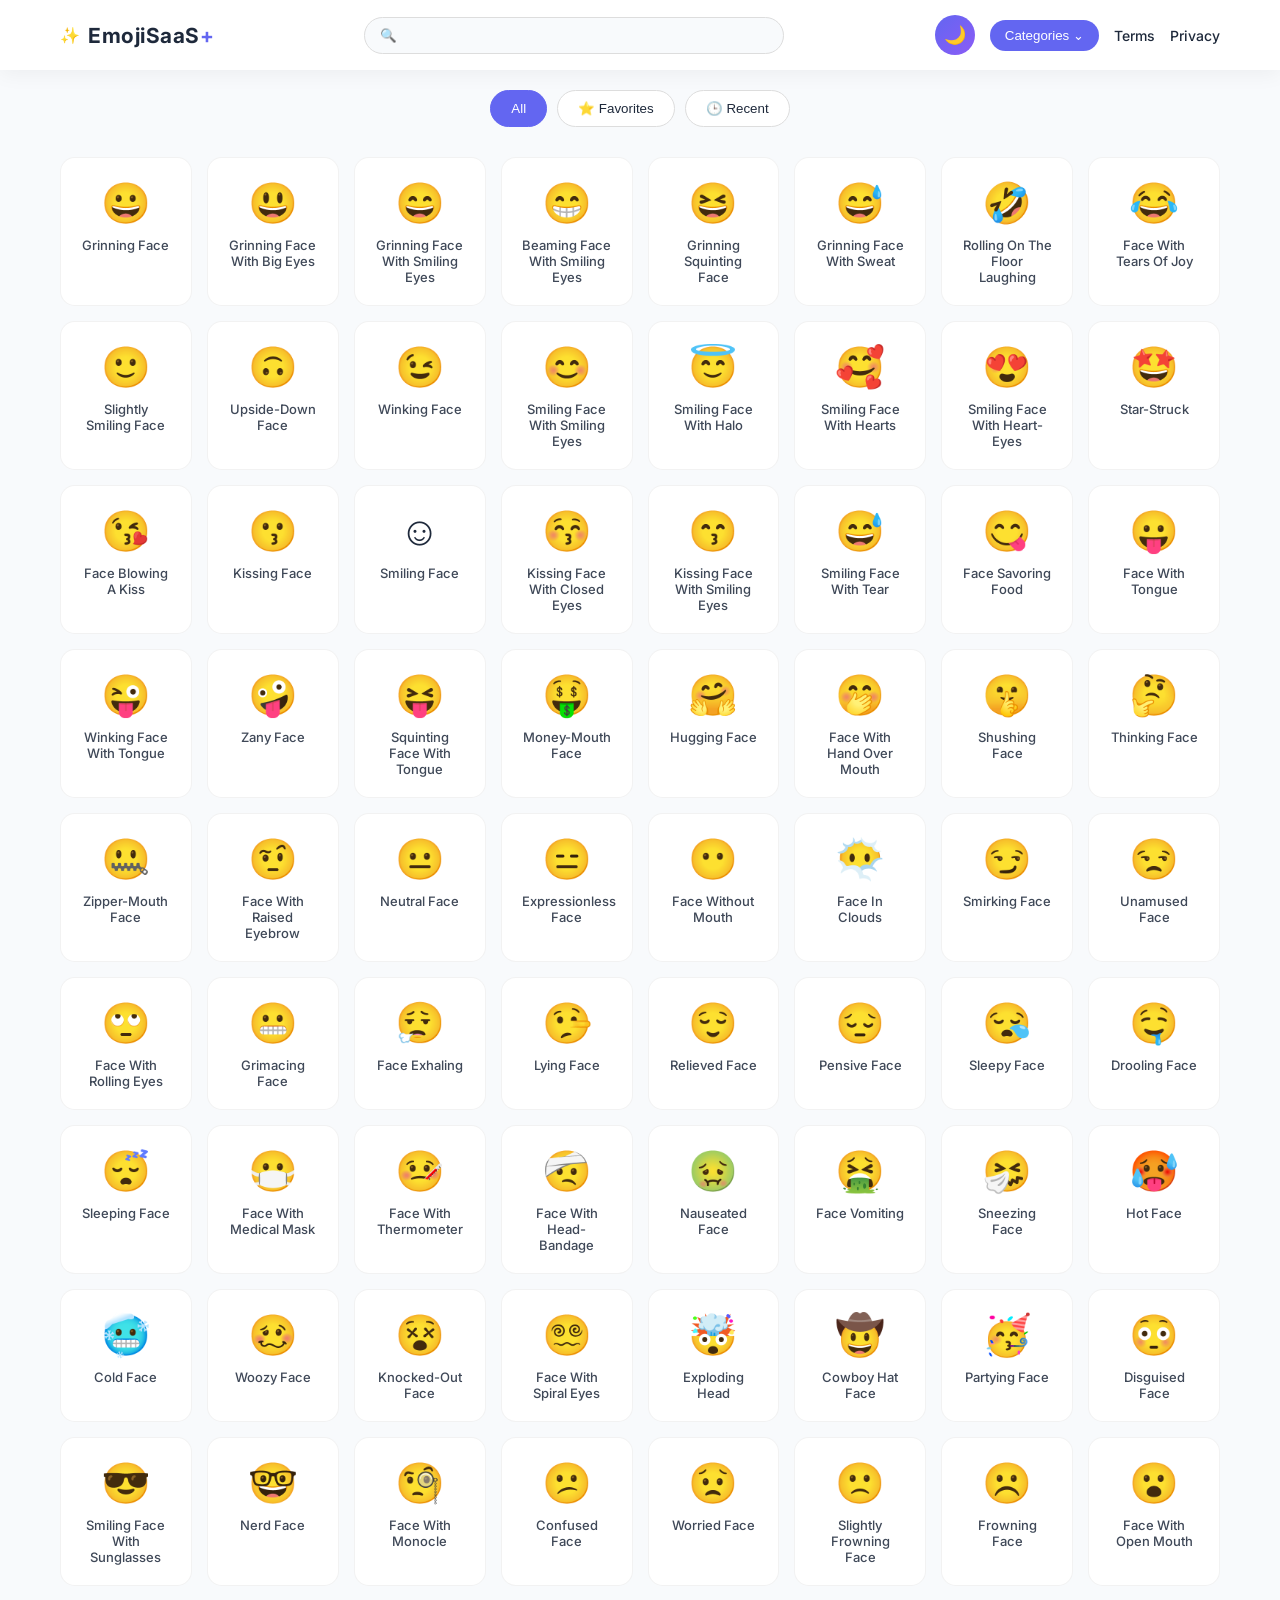
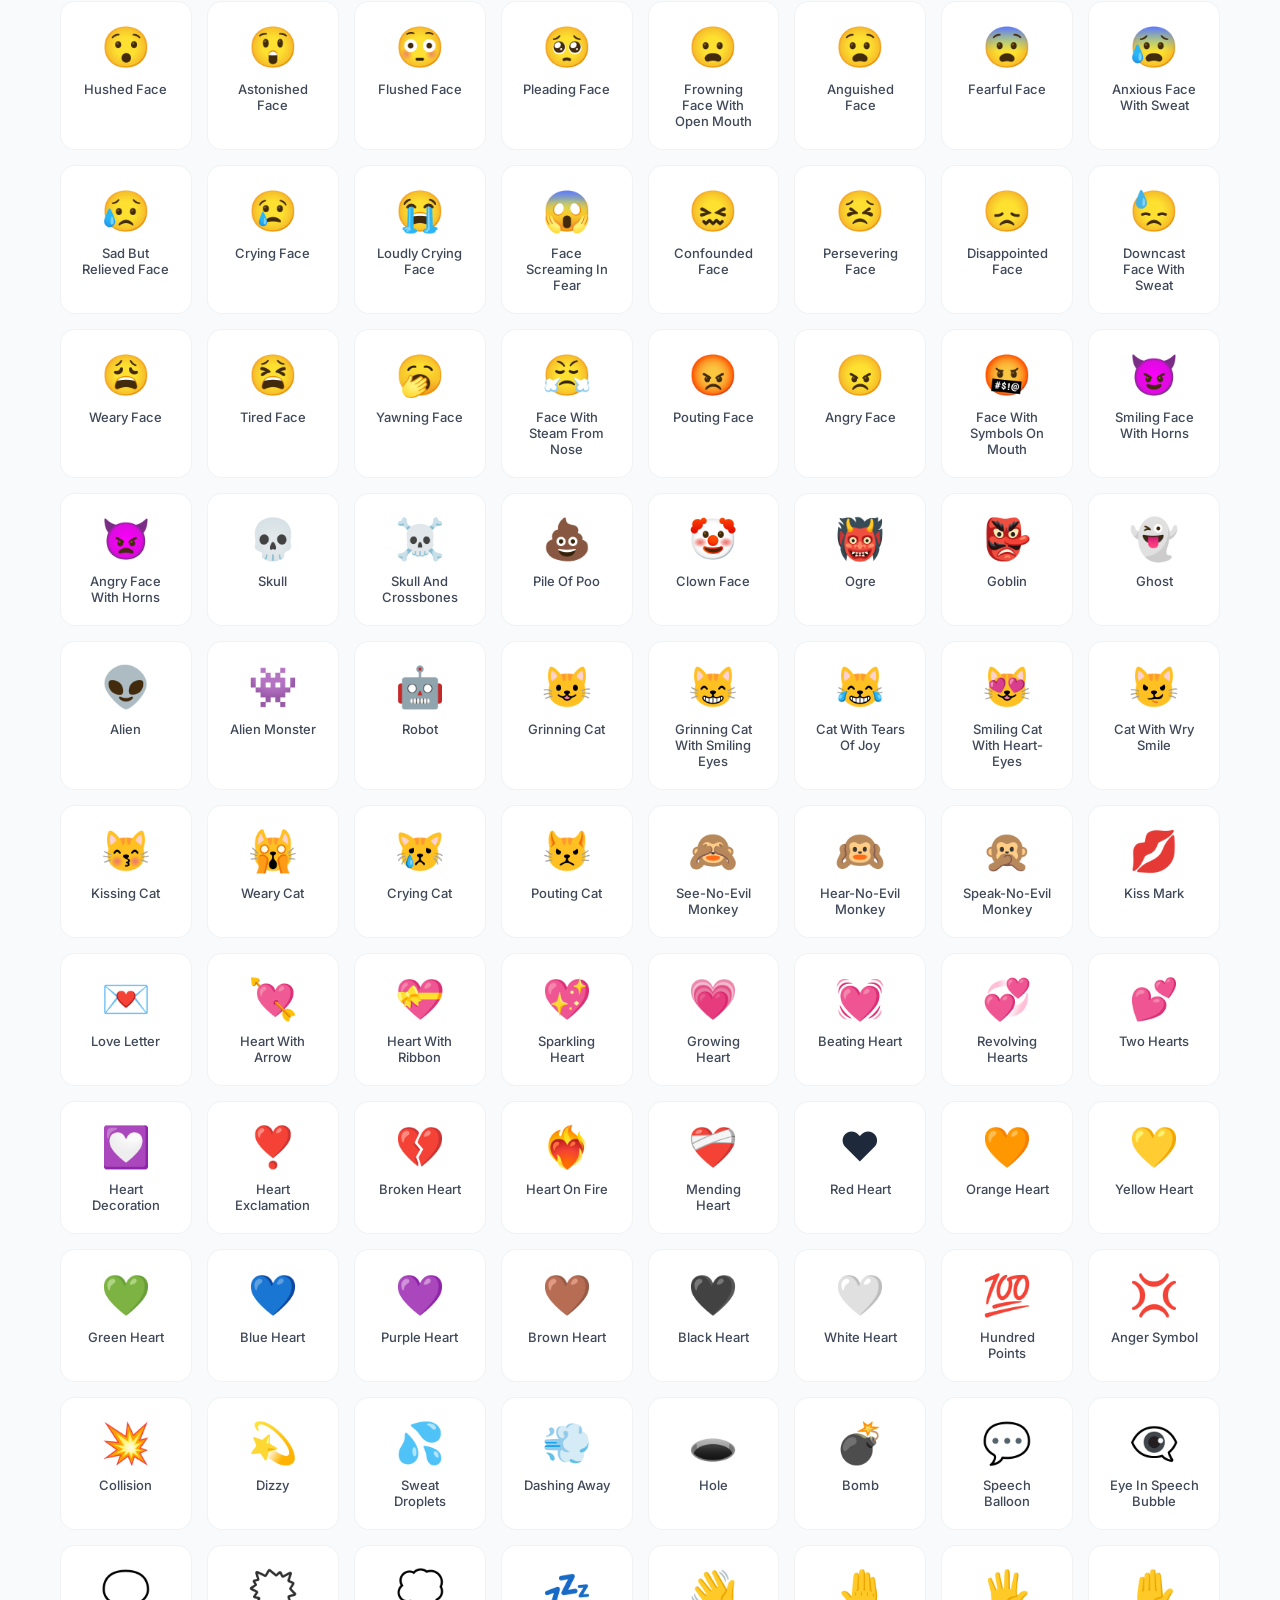
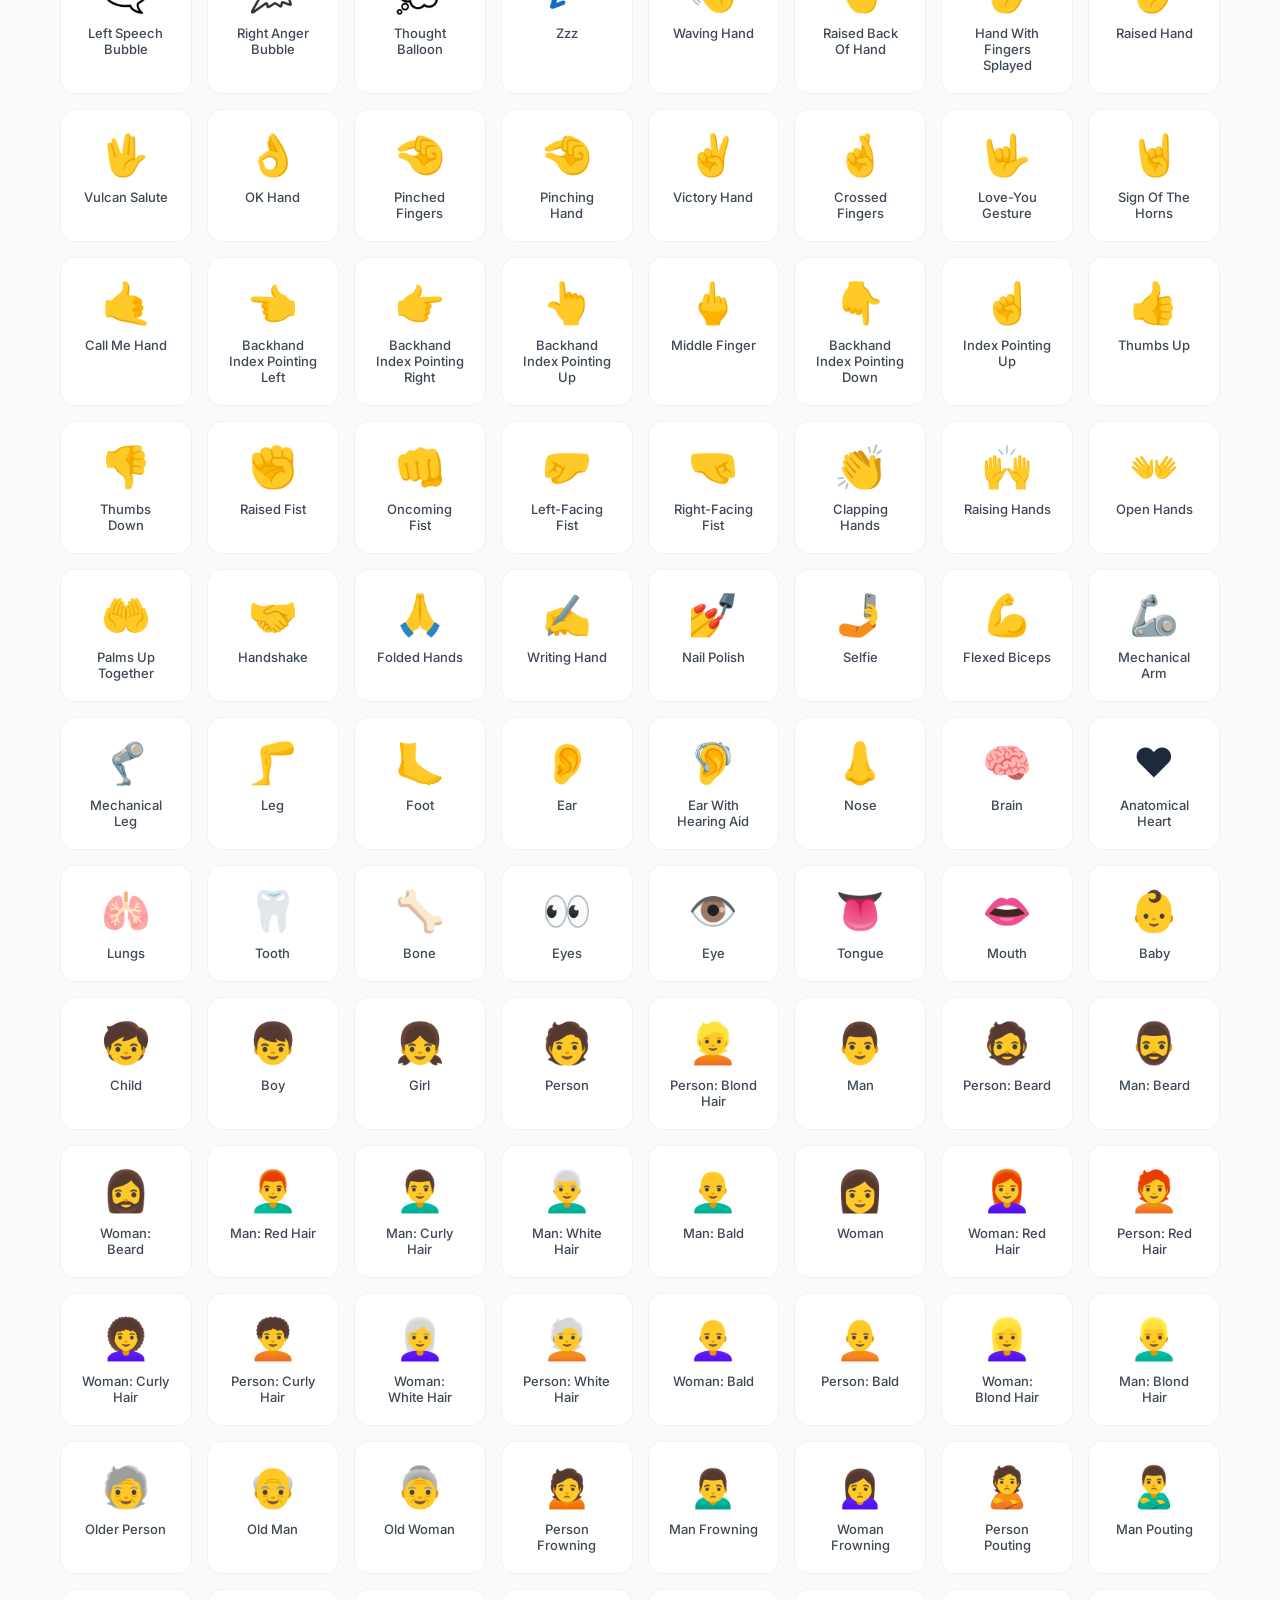
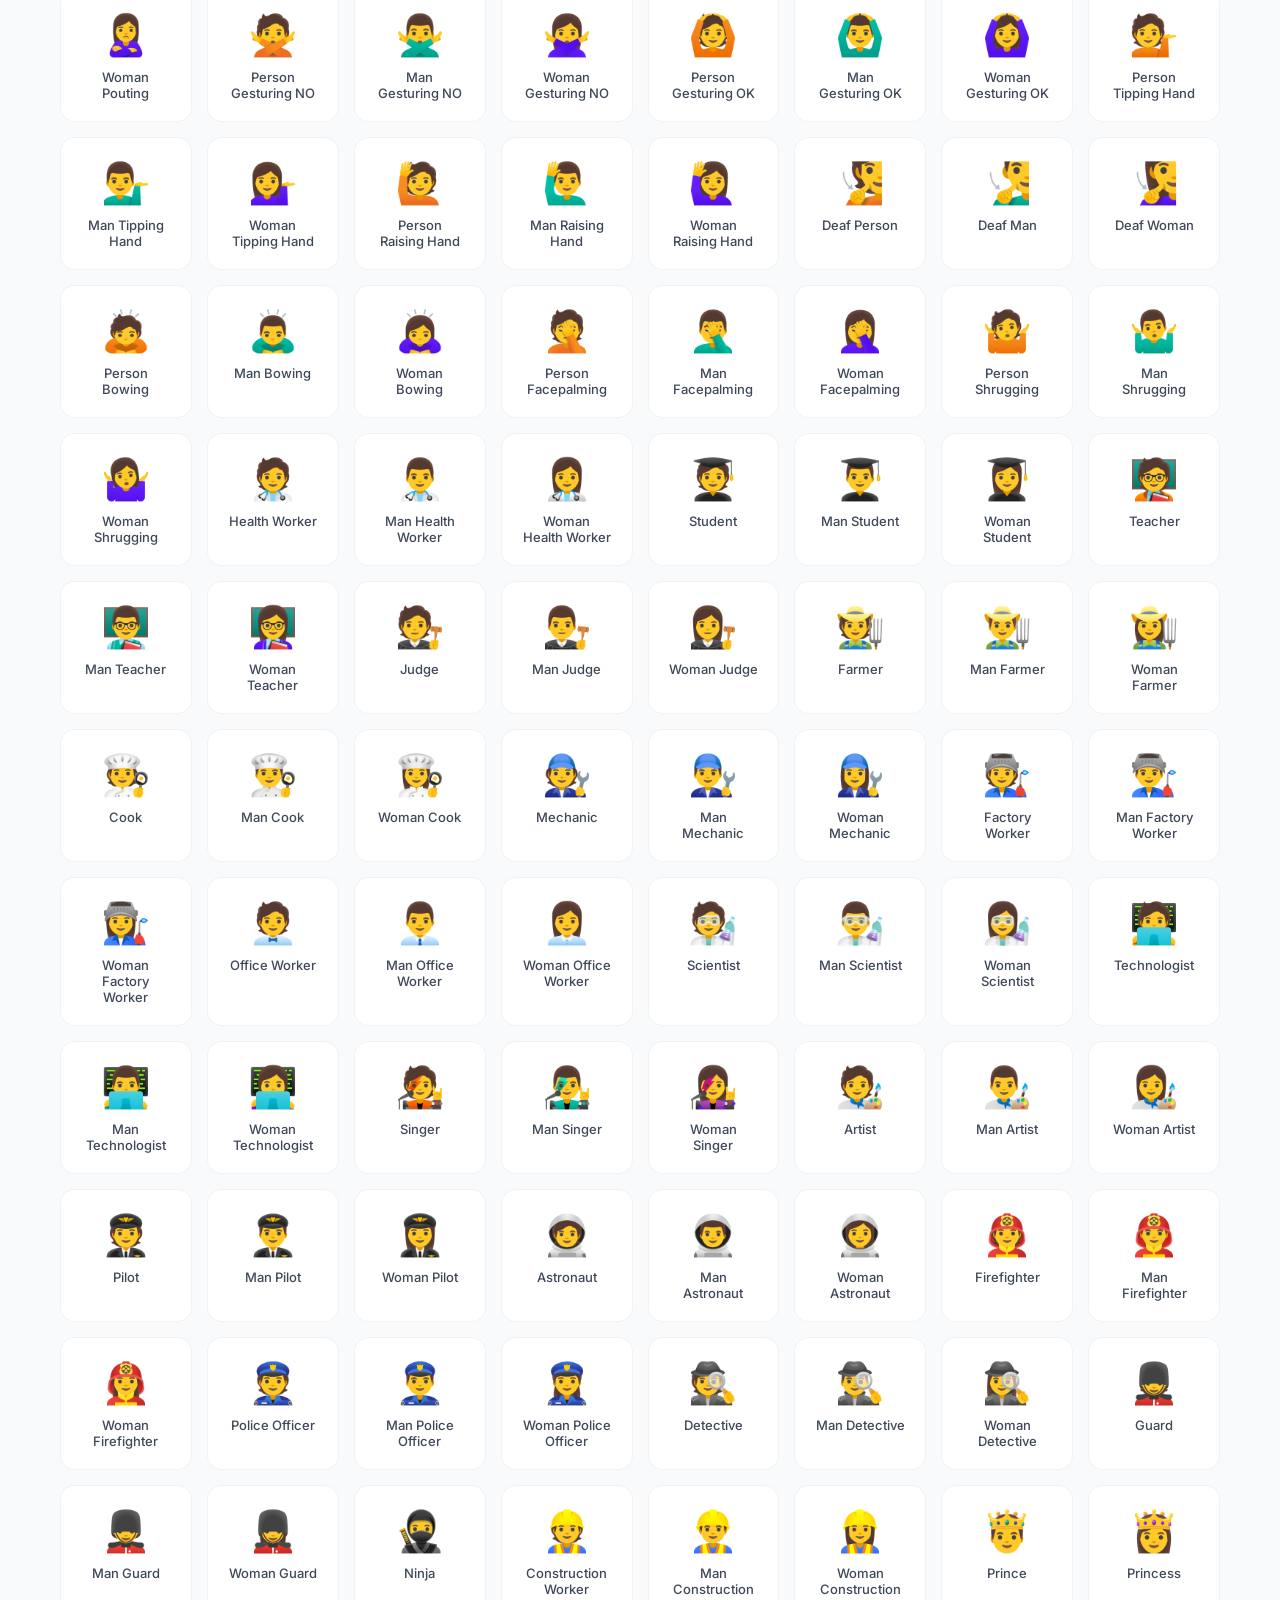
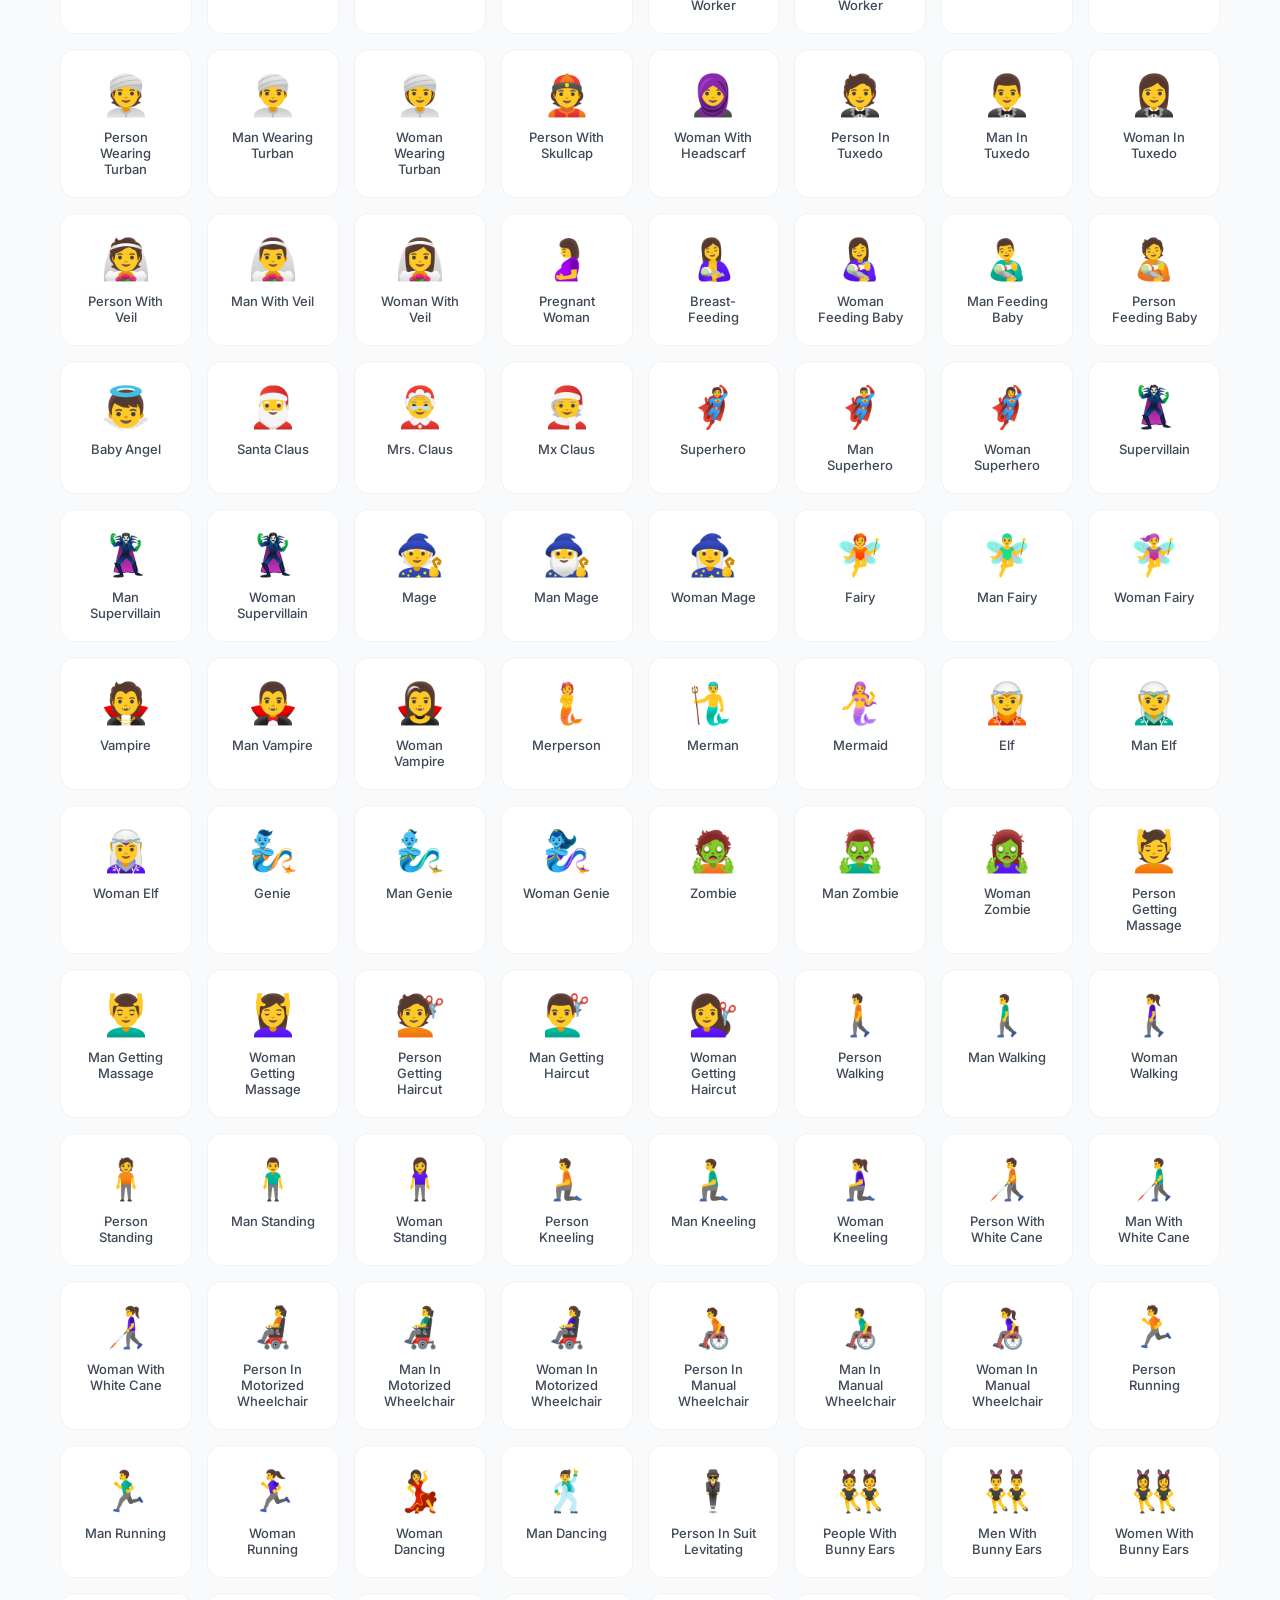
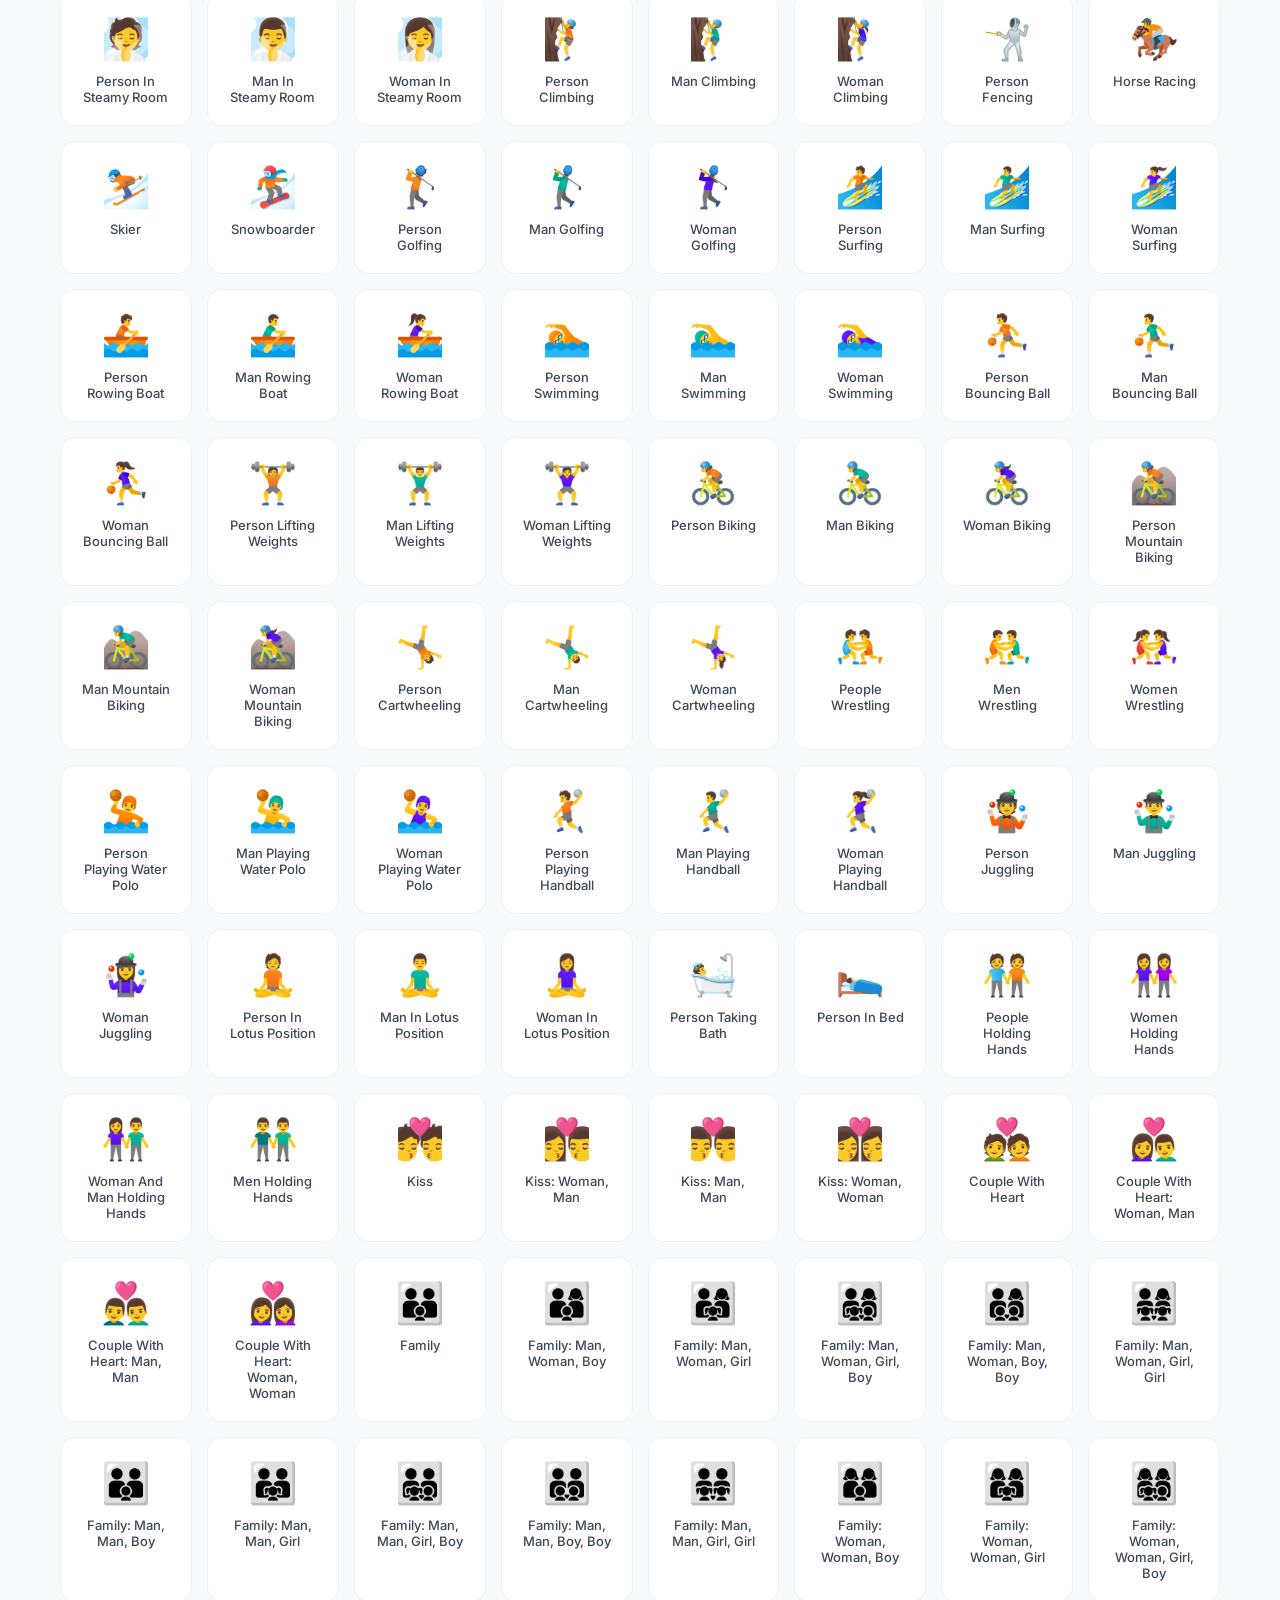
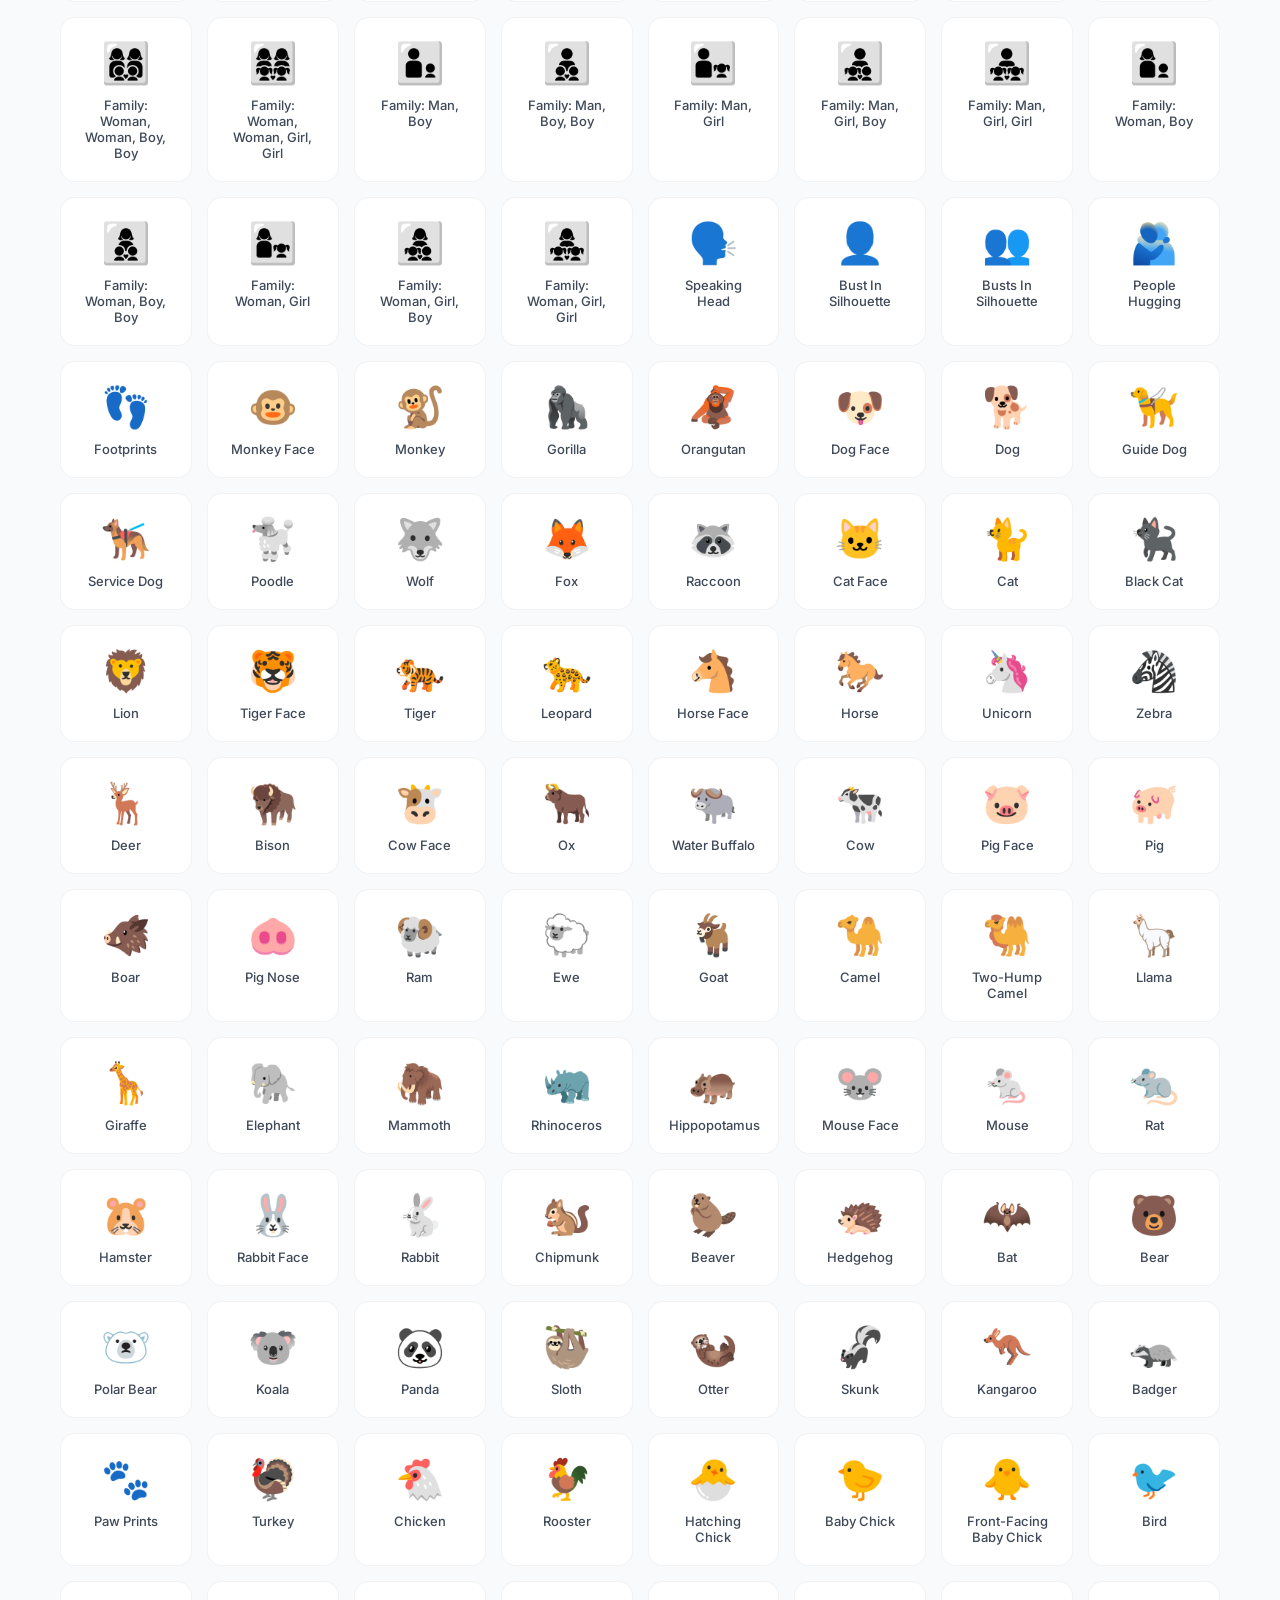
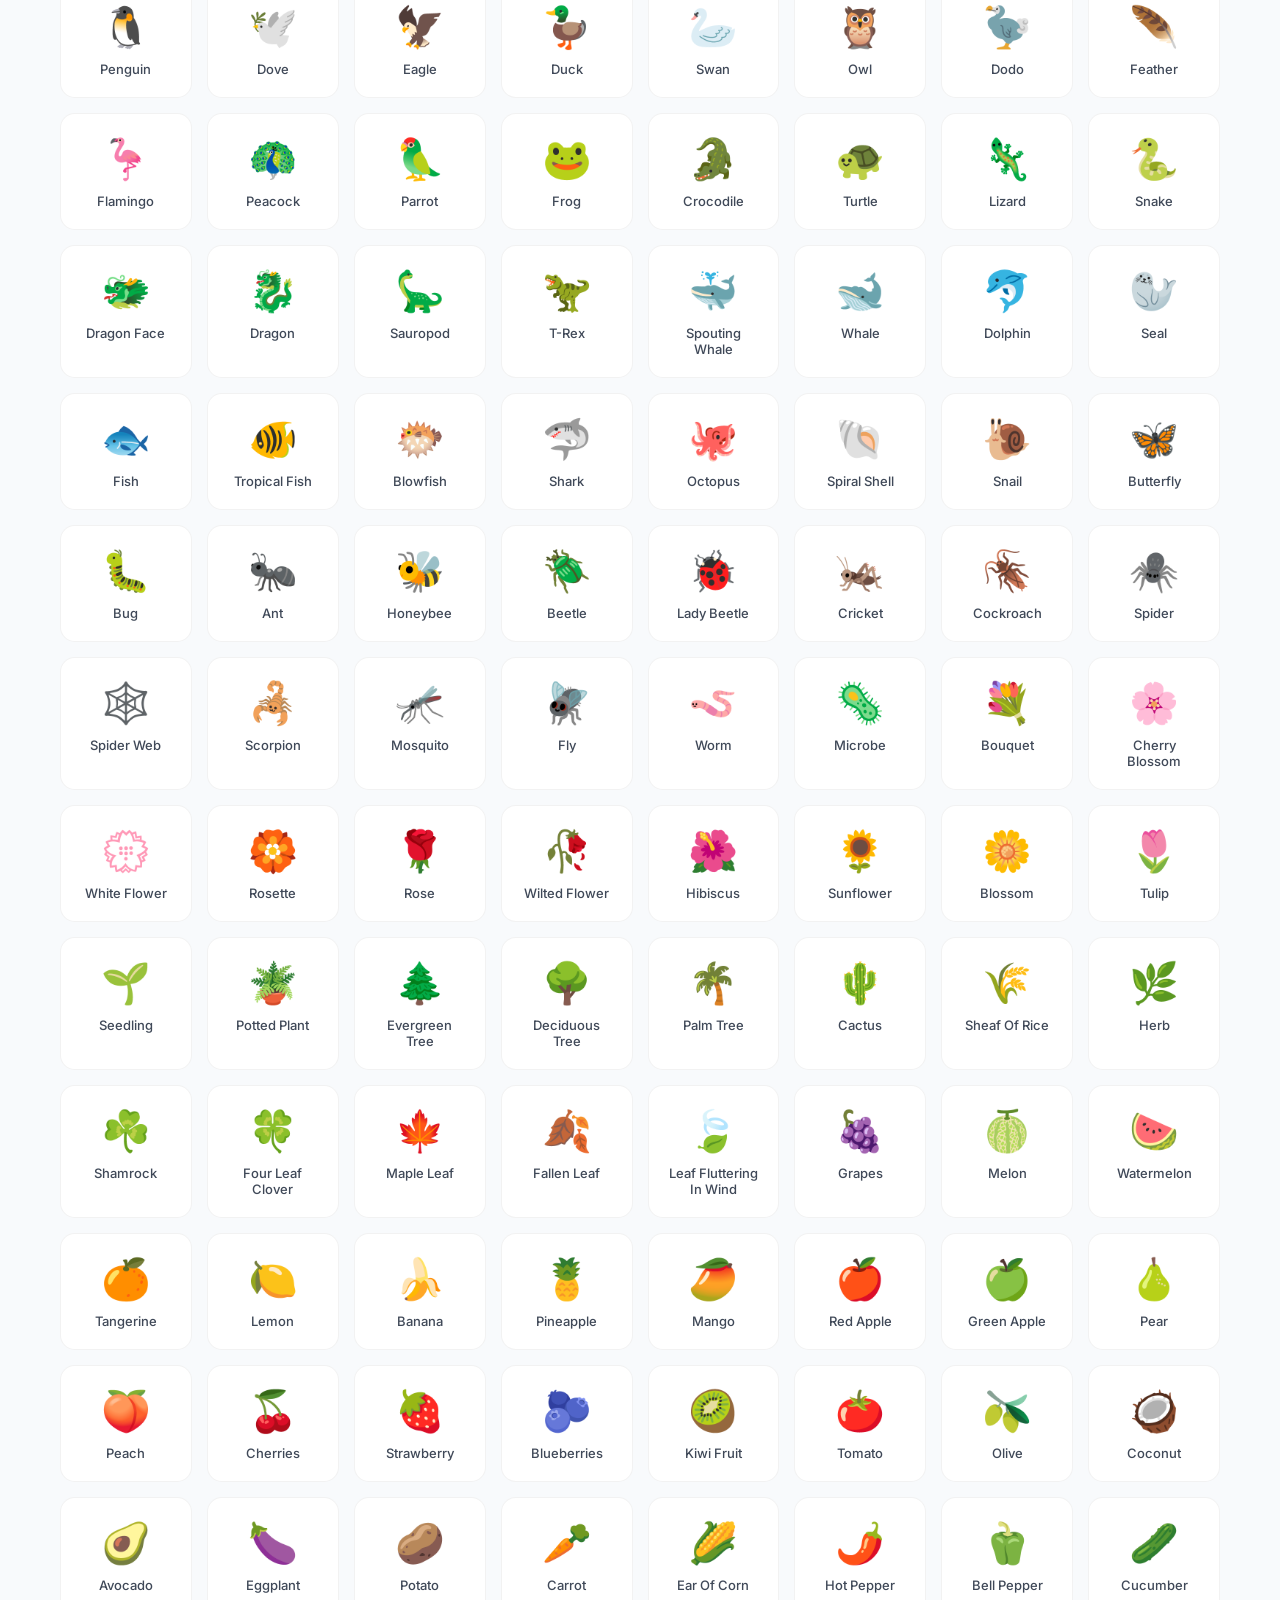
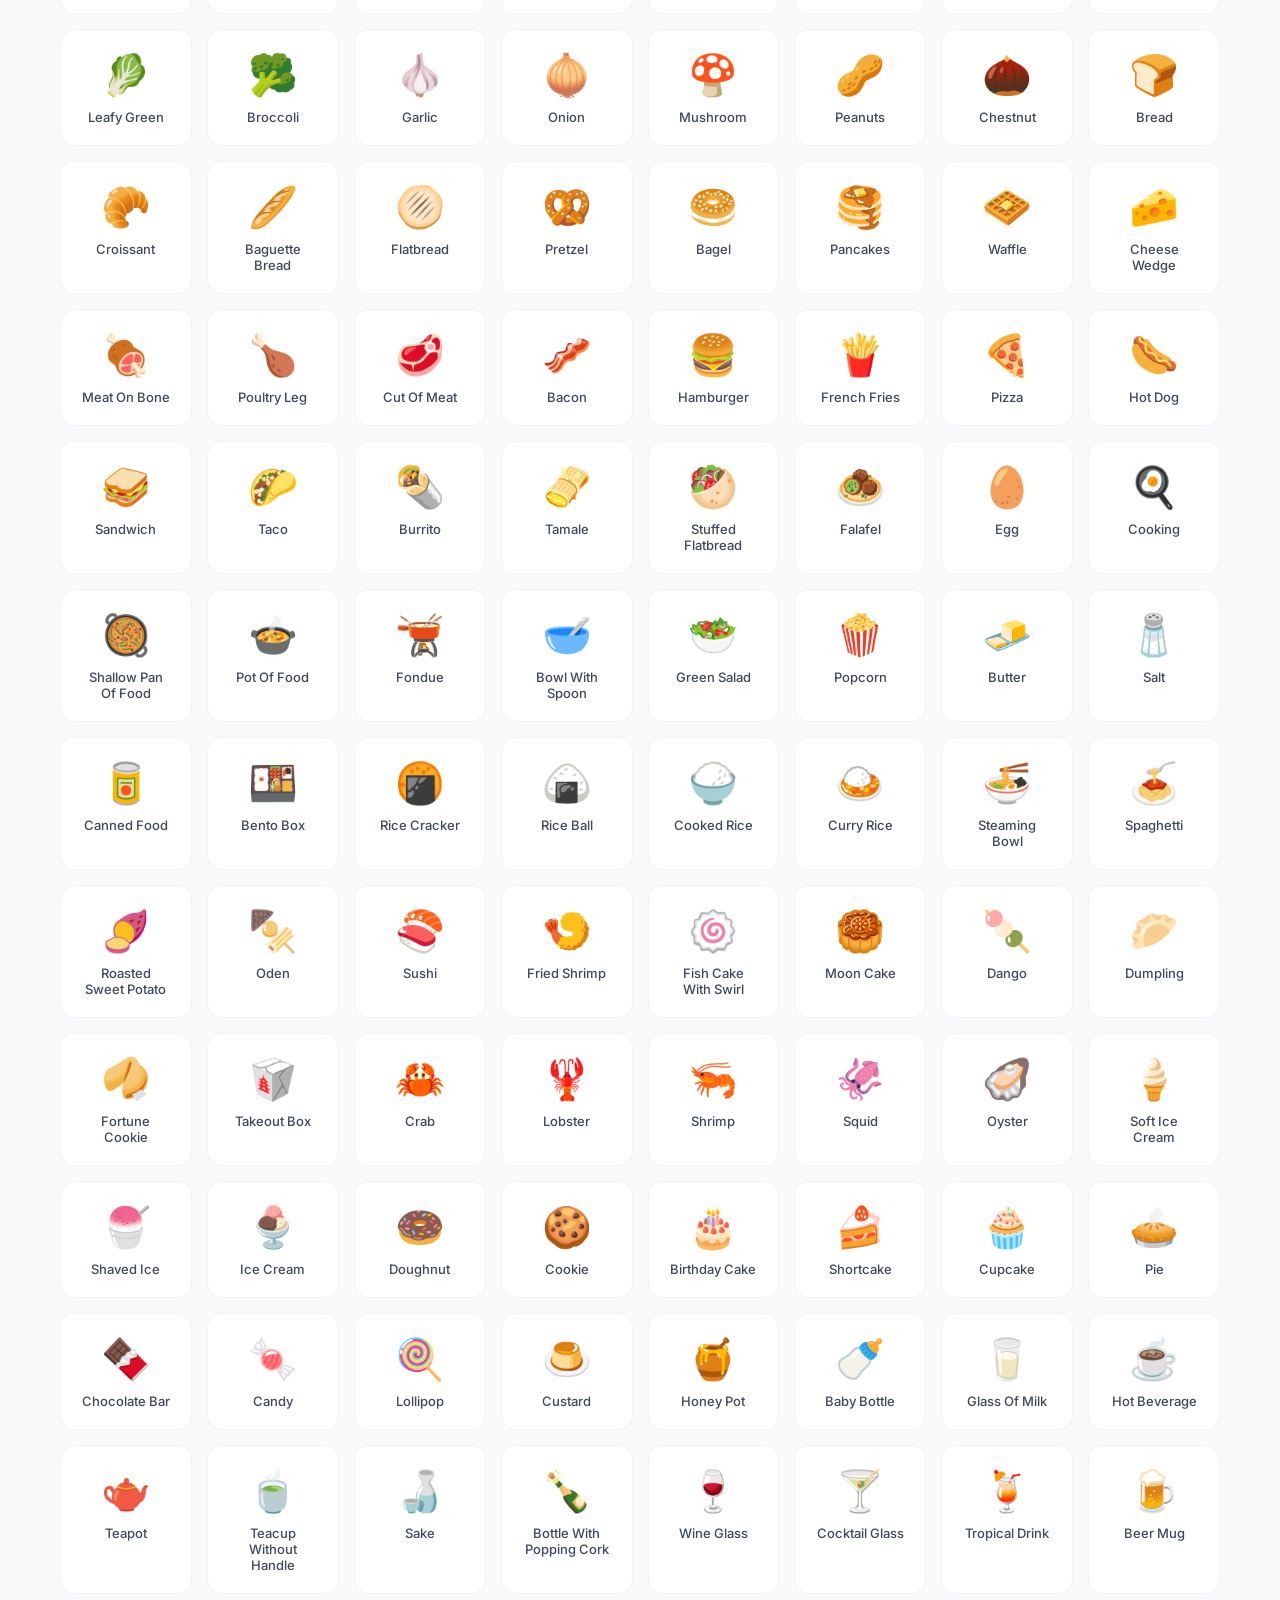
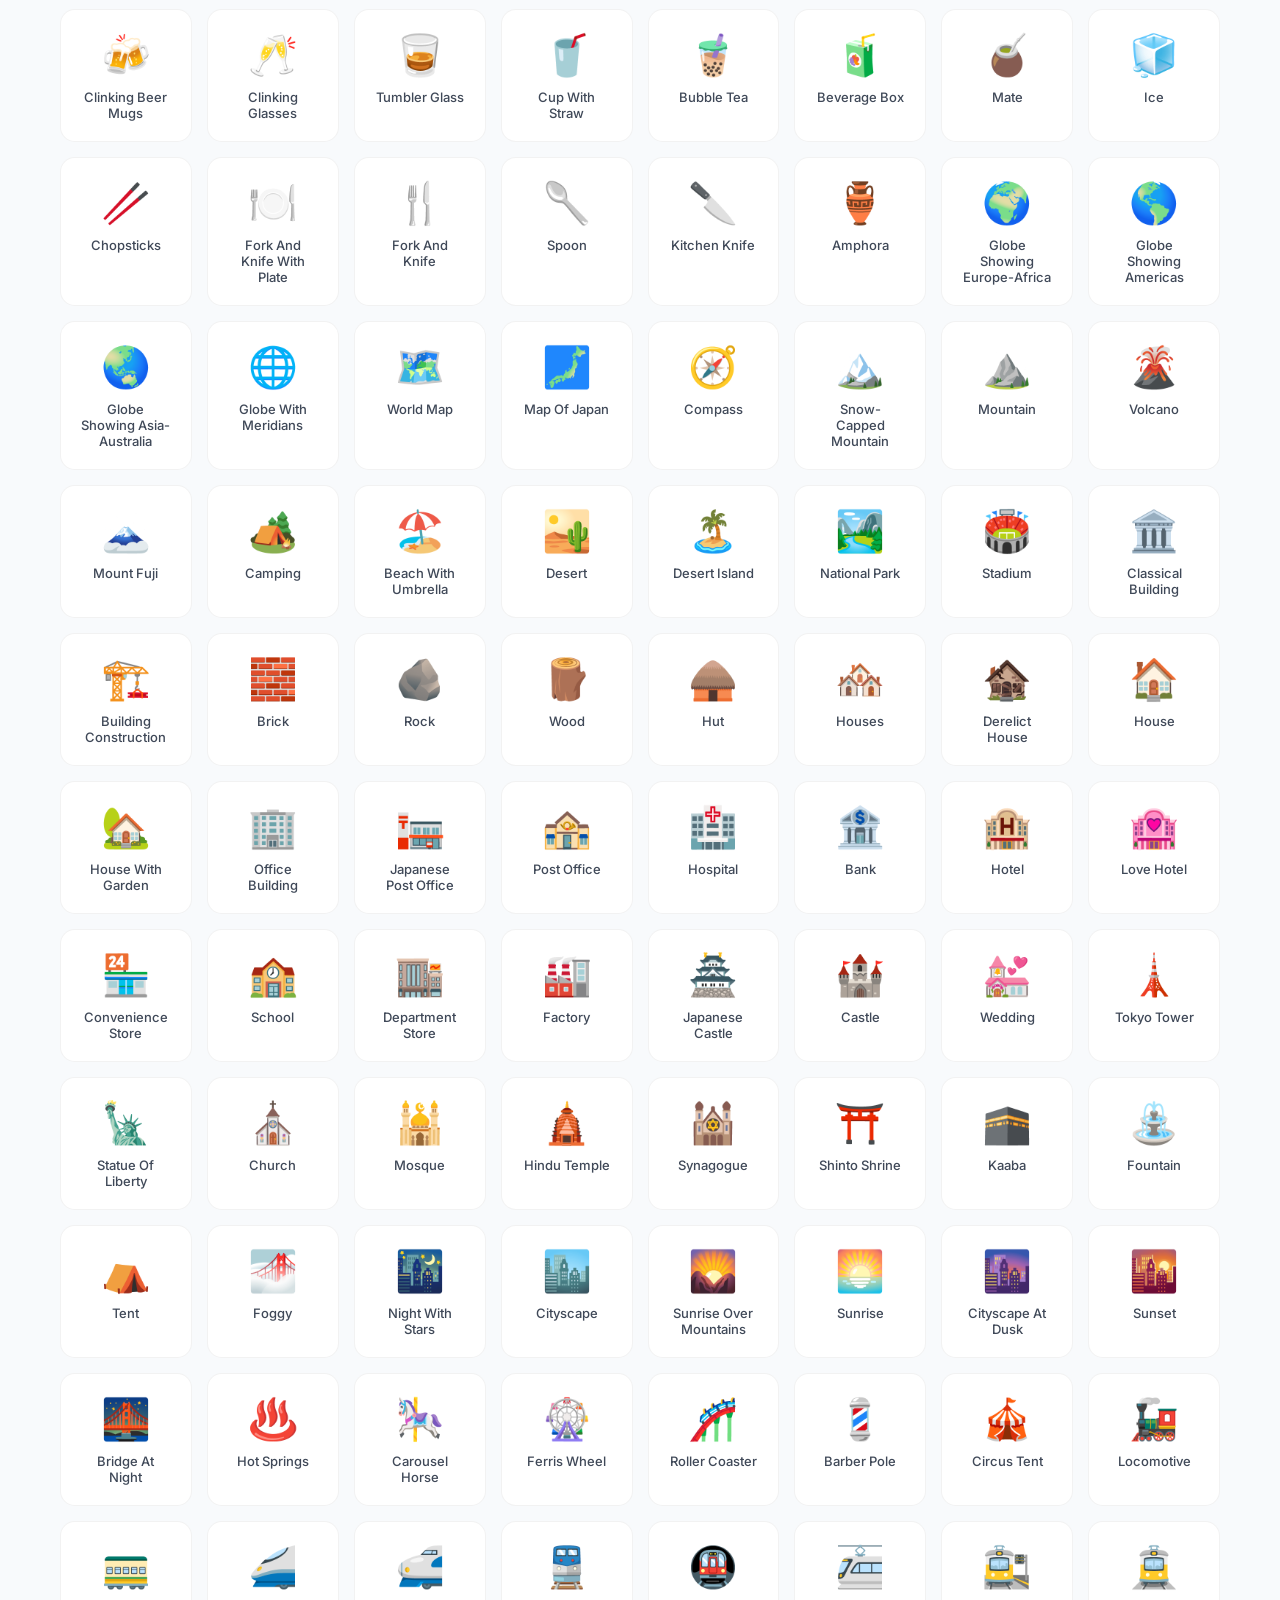
<file: index.html>
<!DOCTYPE html>
<html lang="en">
<head>
  <meta charset="UTF-8">
  <meta name="viewport" content="width=device-width, initial-scale=1.0">
  <title>EmojiSaaS • Smart Emoji Explorer 🚀</title>

  <link rel="icon" href="data:,">
  <link href="https://fonts.googleapis.com/css2?family=Inter:wght@300;400;600;700&display=swap" rel="stylesheet">
  <link rel="stylesheet" href="style.css">

  <!-- PWA -->
  <link rel="manifest" href="manifest.json">
  <meta name="theme-color" content="#6366f1">
</head>

<body>

<nav class="navbar">
  <div class="nav-container">

    <div class="nav-left">
      <div class="logo-area" onclick="showSection('main-app'); scrollToTop()">
        <span class="logo">✨</span>
        <span class="title">EmojiSaaS<span style="color:#6366f1;">+</span></span>
      </div>
    </div>

    <div class="nav-center">
      <input type="text" id="search" placeholder="🔍" />
    </div>

    <div class="nav-right">
      <button id="themeToggle" title="Toggle Theme">🌙</button>

      <div class="dropdown">
        <button id="dropBtn">Categories ⌄</button>
        <div id="dropMenu" class="menu">
          <div data-cat="all">All Emojis</div>
          <div data-cat="Smileys & Emotion">Smileys</div>
          <div data-cat="People & Body">People</div>
          <div data-cat="Animals & Nature">Nature</div>
          <div data-cat="Food & Drink">Food</div>
          <div data-cat="Activities">Activities</div>
          <div data-cat="Travel & Places">Travel</div>
          <div data-cat="Objects">Objects</div>
          <div data-cat="Symbols">Symbols</div>
          <div data-cat="Flags">Flags</div>
        </div>
      </div>

      <a href="#" class="nav-link" onclick="showSection('terms')">Terms</a>
      <a href="#" class="nav-link" onclick="showSection('privacy')">Privacy</a>
    </div>

  </div>
</nav>

<div class="content-wrapper">
  
  <section id="main-app" class="page-section active">
    <div class="tabs">
      <button class="tab active" data-tab="all">All</button>
      <button class="tab" data-tab="favorites">⭐ Favorites</button>
      <button class="tab" data-tab="recent">🕒 Recent</button>
    </div>

    <!-- ✅ ADDED ONLY (NO CHANGE EXISTING) -->
    <div id="clearRecent" style="text-align:center; margin-bottom:10px; display:none;">
      <button onclick="clearRecent()">🗑️ Clear All</button>
    </div>

    <main id="container"></main>
  </section>

  <!-- ✅ TERMS (UNCHANGED FULL CONTENT) -->
  <section id="terms" class="page-section">
    <div class="static-content">
      <h1>Terms & Conditions</h1>
      <p><strong>Last Updated:</strong> April 2026</p>

      <p>
        Welcome to <strong>EmojiSaaS+</strong> 👋  
        We built this tool to make emoji search fast, simple, and fun. By using this app, you agree to these terms — nothing complicated, just keeping things fair for everyone.
      </p>

      <h3>1. How You Can Use This App</h3>
      <p>
        You’re free to search, copy, and use emojis for personal or professional work.  
        No login required, no tracking — just pure utility.
      </p>

      <h3>2. Emoji Content</h3>
      <p>
        All emojis belong to the official Unicode standard.  
        We don’t claim ownership — we just make them easier to access.
      </p>

      <h3>3. User Responsibility</h3>
      <p>
        What you do with the emojis is completely up to you.  
        Please make sure you’re using them in a respectful and appropriate way.
      </p>

      <h3>4. Favorites & History</h3>
      <p>
        Your favorites and recent emojis are stored only in your browser.  
        We don’t store or see any of your activity.
      </p>

      <h3>5. Service Availability</h3>
      <p>
        We aim to keep EmojiSaaS+ smooth and fast, but we can’t guarantee 100% uptime.  
        Things may improve, change, or update over time.
      </p>

      <h3>6. Limitation of Liability</h3>
      <p>
        This app is provided “as is”.  
        We’re not responsible for any issues that arise from using it.
      </p>

      <p>
        If you continue using EmojiSaaS+, it means you’re okay with these terms 👍
      </p>

      <button class="back-btn" onclick="showSection('main-app'); scrollToTop()">Back to Home</button>
    </div>
  </section>

  <!-- ✅ PRIVACY (UNCHANGED FULL CONTENT) -->
  <section id="privacy" class="page-section">
    <div class="static-content">
      <h1>Privacy Policy</h1>

      <p>
        Your privacy matters — seriously.  
        EmojiSaaS+ is designed to work without collecting personal data.
      </p>

      <h3>1. No Personal Data Collection</h3>
      <p>
        We don’t ask for your name, email, or any personal info.  
        You can use the app freely without signing up.
      </p>

      <h3>2. Local Storage Only</h3>
      <p>
        Favorites and recent emojis are saved directly in your browser (localStorage).  
        That means:
      </p>
      <ul>
        <li>✔ Data stays on your device</li>
        <li>✔ No server storage</li>
        <li>✔ No tracking</li>
      </ul>

      <h3>3. No Tracking or Cookies</h3>
      <p>
        We don’t use tracking cookies or analytics that identify you personally.
      </p>

      <h3>4. Third-Party Services</h3>
      <p>
        We only use Google Fonts to improve UI.  
        No ads, no trackers, no hidden scripts.
      </p>

      <h3>5. Security</h3>
      <p>
        Since everything runs locally, your data is as safe as your own device.
      </p>

      <h3>6. Updates</h3>
      <p>
        This policy may evolve as we improve the app — but we’ll always keep things transparent.
      </p>

      <p>
        In short:  
        <strong>We don’t track you. We don’t store your data. Period.</strong> 🔒
      </p>

      <button class="back-btn" onclick="showSection('main-app'); scrollToTop()">Back to Home</button>
    </div>
  </section>

</div>

<div id="toast">Copied ✔</div>

<footer class="footer-pro">
  <div class="footer-grid">

    <div>
      <h3>✨ EmojiSaaS+</h3>
      <p>Fast & modern emoji explorer for developers and creators.</p>
    </div>

    <div>
      <h4>Quick Links</h4>
      <p onclick="showSection('main-app')">Home</p>
      <p onclick="showSection('terms')">Terms</p>
      <p onclick="showSection('privacy')">Privacy</p>
    </div>

    <div>
      <h4>Contact</h4>
      <p>📧 a.m.a63425@gmail.com</p>
      <p>📞 +923098851445</p>
      <p>
        🔗 <a href="https://github.com" target="_blank">GitHub</a> |
        🌐 <a href="https://edunexus-app.vercel.app/" target="_blank">Live App</a>
      </p>
    </div>

  </div>

  <div class="footer-bottom">
    © 2026 EmojiSaaS+ • Built with ❤️ by Asad
  </div>
</footer>

<script src="emojiList.js"></script>
<script src="script.js"></script>

<script>
if ("serviceWorker" in navigator) {
  window.addEventListener("load", () => {
    navigator.serviceWorker.register("service-worker.js");
  });
}
</script>

</body>
</html>
</file>
<file: style.css>
/* ROOT */
:root {
  --bg: #f8fafc;
  --card: #ffffff;
  --text: #1e293b;
  --primary: #6366f1;
  --nav-height: 70px;
}

/* DARK MODE */
body.dark {
  --bg: #0b1220;
  --card: #1e293b;
  --text: #f1f5f9;
}

/* RESET */
* {
  box-sizing: border-box;
  -webkit-font-smoothing: antialiased;
  -moz-osx-font-smoothing: grayscale;

  /* 🚫 REMOVE GLOBAL TRANSITION (FIX LAG) */
  transition: none;
}

/* BODY */
body {
  margin: 0;
  font-family: 'Inter', sans-serif;
  background: var(--bg);
  color: var(--text);
  min-height: 100vh;
  display: flex;
  flex-direction: column;

  /* ⚡ FAST + NO FLICKER */
  transition: background-color 0.15s linear, color 0.15s linear;
}

/* LAYOUT */
.content-wrapper {
  flex: 1;
  margin-top: var(--nav-height);
  padding-bottom: 40px;
}

/* NAVBAR */
.navbar {
  position: fixed;
  top: 0;
  width: 100%;
  height: var(--nav-height);
  background: var(--card);
  display: flex;
  align-items: center;
  z-index: 1000;

  box-shadow: 0 4px 20px rgba(0,0,0,0.05);

  transition: background-color 0.15s linear;
}

.nav-container {
  max-width: 1200px;
  width: 100%;
  margin: 0 auto;
  display: flex;
  justify-content: space-between;
  align-items: center;
  padding: 0 20px;
}

.nav-left { display: flex; align-items: center; gap: 15px; }

.logo-area {
  display: flex;
  align-items: center;
  gap: 8px;
  cursor: pointer;
}

.title {
  font-weight: 700;
  font-size: 1.3rem;
  letter-spacing: 0.5px;
}

/* THEME BUTTON */
#themeToggle {
  border: none;
  background: linear-gradient(135deg, #6366f1, #8b5cf6);
  border-radius: 50%;
  width: 40px;
  height: 40px;
  cursor: pointer;
  font-size: 18px;
  color: white;

  display: flex;
  align-items: center;
  justify-content: center;

  transition: transform 0.2s ease;
}

#themeToggle:hover {
  transform: scale(1.08) rotate(10deg);
}

/* SEARCH */
.nav-center {
  flex: 1;
  max-width: 420px;
  margin: 0 15px;
}

input#search {
  width: 100%;
  padding: 10px 15px;
  border-radius: 25px;
  border: 1px solid #ddd;
  background: var(--bg);
  color: var(--text);
  outline: none;

  transition: border-color 0.2s ease;
}

input#search:focus {
  border-color: var(--primary);
}

/* RIGHT NAV */
.nav-right {
  display: flex;
  align-items: center;
  gap: 15px;
}

.nav-link {
  text-decoration: none;
  color: var(--text);
  font-size: 14px;
  font-weight: 500;
}

/* DROPDOWN */
.dropdown { position: relative; }

#dropBtn {
  padding: 8px 15px;
  border-radius: 20px;
  border: none;
  background: var(--primary);
  color: white;
  cursor: pointer;
}

.menu {
  position: absolute;
  top: 45px;
  right: 0;
  background: var(--card);
  border-radius: 12px;
  display: none;
  width: 180px;
  box-shadow: 0 10px 25px rgba(0,0,0,0.15);
  overflow: hidden;

  transition: opacity 0.2s ease;
}

.menu div {
  padding: 12px;
  cursor: pointer;
  border-bottom: 1px solid #eee;
  font-size: 14px;
}

.menu div:hover {
  background: var(--primary);
  color: white;
}

/* TABS */
.tabs {
  display: flex;
  justify-content: center;
  gap: 10px;
  padding: 20px 0;
}

.tab {
  padding: 10px 20px;
  border-radius: 25px;
  border: 1px solid #ddd;
  background: var(--card);
  color: var(--text);
  cursor: pointer;

  transition: background-color 0.2s ease;
}

.tab.active {
  background: var(--primary);
  color: white;
  border-color: var(--primary);
}

/* SECTIONS */
.page-section { display: none; }

.page-section.active {
  display: block;
  animation: fadeIn 0.25s ease;
}

/* CONTENT */
.static-content {
  max-width: 800px;
  margin: 20px auto;
  padding: 30px;
  background: var(--card);
  border-radius: 15px;
  line-height: 1.6;

  transition: background-color 0.15s linear;
}

/* GRID */
#container {
  max-width: 1200px;
  margin: 0 auto;
  padding: 10px 20px;
  display: grid;
  grid-template-columns: repeat(auto-fill, minmax(130px, 1fr));
  gap: 15px;
}

/* CARD */
.card {
  background: var(--card);
  padding: 20px;
  border-radius: 15px;
  text-align: center;
  cursor: pointer;
  position: relative;

  border: 1px solid rgba(0,0,0,0.05);

  transition: transform 0.2s ease, box-shadow 0.2s ease;
}

.card:hover {
  transform: translateY(-6px);
  box-shadow: 0 10px 25px rgba(0,0,0,0.1);
}

.card span {
  font-size: 40px;
  display: block;
  margin-bottom: 10px;
}

.card p {
  margin: 0;
  font-size: 13px;
  font-weight: 500;
  text-transform: capitalize;
  opacity: 0.85;
}

/* CARD ACTIONS */
.card-actions {
  display: flex;
  justify-content: center;
  gap: 6px;
  margin-top: 10px;
}

.card-actions span {
  cursor: pointer;
}

/* FOOTER */
.footer-pro {
  background: var(--card);
  padding: 50px 20px 20px;
  border-top: 1px solid rgba(0,0,0,0.1);

  transition: background-color 0.15s linear;
}

.footer-grid {
  max-width: 1100px;
  margin: auto;
  display: grid;
  grid-template-columns: repeat(auto-fit, minmax(200px,1fr));
  gap: 30px;
}

.footer-pro h3,
.footer-pro h4 {
  margin-bottom: 10px;
}

.footer-pro p {
  margin: 6px 0;
  font-size: 14px;
  opacity: 0.85;
  cursor: pointer;
}

.footer-pro a {
  color: var(--primary);
  text-decoration: none;
}

.footer-bottom {
  text-align: center;
  margin-top: 30px;
  font-size: 13px;
  opacity: 0.7;
}

/* MOBILE */
@media (max-width: 600px) {
  .nav-right .nav-link,
  .nav-center {
    display: none;
  }

  .nav-container {
    justify-content: space-around;
  }

  #container {
    grid-template-columns: repeat(auto-fill, minmax(100px, 1fr));
    padding: 10px;
  }

  .card span {
    font-size: 30px;
  }
}

/* ANIMATION */
@keyframes fadeIn {
  from { opacity: 0; }
  to { opacity: 1; }
}

/* TOAST */
#toast {
  position: fixed;
  bottom: 30px;
  left: 50%;
  transform: translateX(-50%);
  background: #333;
  color: #fff;
  padding: 12px 25px;
  border-radius: 30px;
  opacity: 0;

  transition: opacity 0.25s ease, bottom 0.25s ease;

  pointer-events: none;
  z-index: 2000;
}

#toast.show {
  opacity: 1;
  bottom: 50px;
}


/* ================= ✅ NEW ADDITIONS ================= */

/* MOBILE SEARCH FIX */
@media (max-width: 600px) {
  .nav-center {
    display: block !important;
    max-width: 200px;
  }

  .nav-right .nav-link {
    display: none;
  }
}

/* REMOVE BUTTON */
.remove-btn {
  position: absolute;
  top: 8px;
  right: 8px;
  background: #ef4444;
  color: white;
  font-size: 12px;
  padding: 3px 6px;
  border-radius: 6px;
  cursor: pointer;

  opacity: 0;
}

.card:hover .remove-btn {
  opacity: 1;
}

/* CLEAR BUTTON */
#clearRecent button {
  background: linear-gradient(135deg, #ef4444, #dc2626);
  border: none;
  padding: 8px 16px;
  border-radius: 20px;
  color: white;
  cursor: pointer;
}

/* ✅ MOBILE FIX (SEARCH CENTER + FULL WIDTH) */
@media (max-width: 600px) {

  .nav-container {
    flex-wrap: wrap;
    gap: 8px;
  }

  .nav-center {
    order: 3;
    width: 100%;
    max-width: 100%;
    margin: 5px 0;
    display: block !important;
  }

  input#search {
    width: 100%;
  }

  .nav-right {
    gap: 8px;
  }
}

/* ================= MOBILE CLEAN FIX ================= */
@media (max-width: 600px) {

  /* ❌ REMOVE BREAKING BEHAVIOR */
  .tabs,
  .nav-center {
    position: static !important;
  }

  /* ✅ SEARCH BAR IMPROVE (WIDER + CENTERED) */
  .nav-center {
    display: flex !important;
    justify-content: center;
    width: 100%;
    max-width: 100%;
    margin: 8px 0;
  }

  input#search {
    width: 95%;
    max-width: 95%;
  }

  /* ✅ NAV FIX (NO BREAK) */
  .nav-container {
    flex-wrap: wrap;
    gap: 6px;
  }

  /* ✅ CATEGORY BUTTON COMPACT */
  #dropBtn {
    padding: 6px 10px;
    font-size: 13px;
  }

  /* ✅ DROPDOWN WIDTH SMALL */
  .menu {
    width: 150px;
  }

}
</file>
